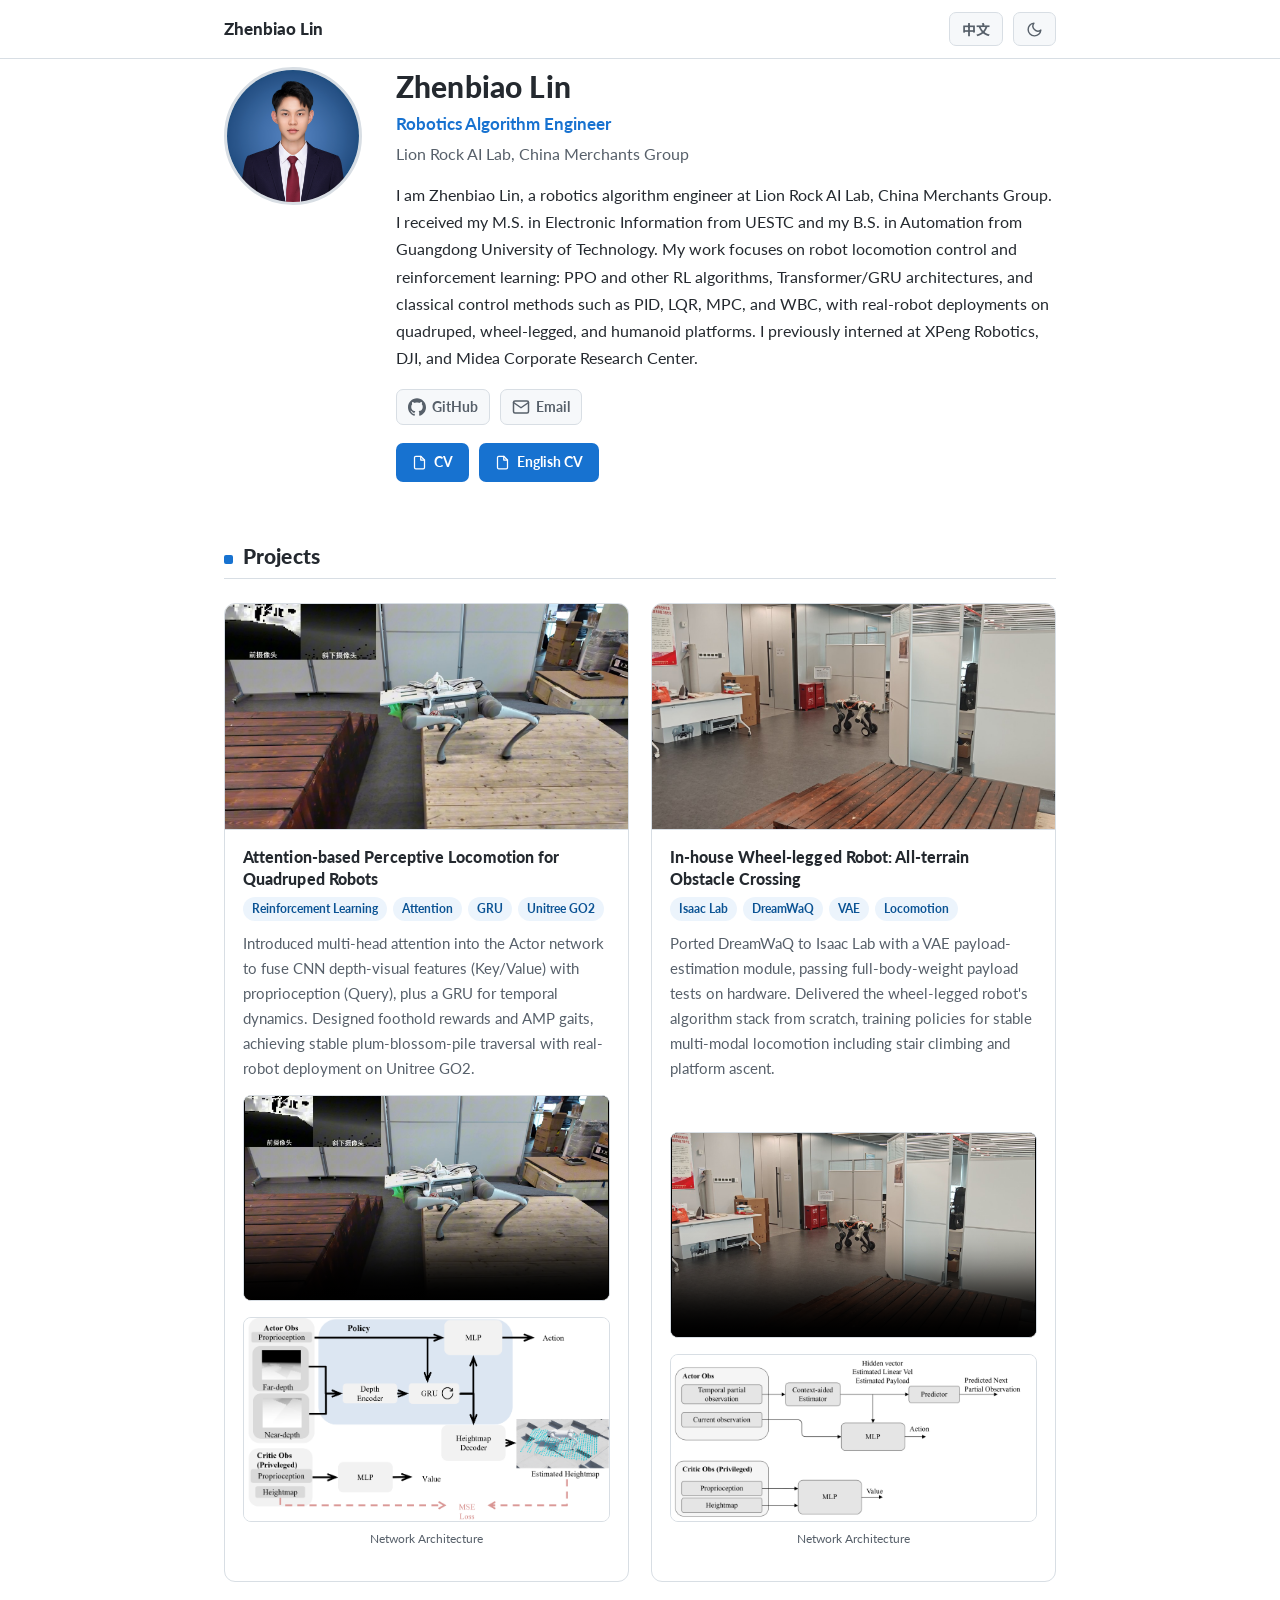
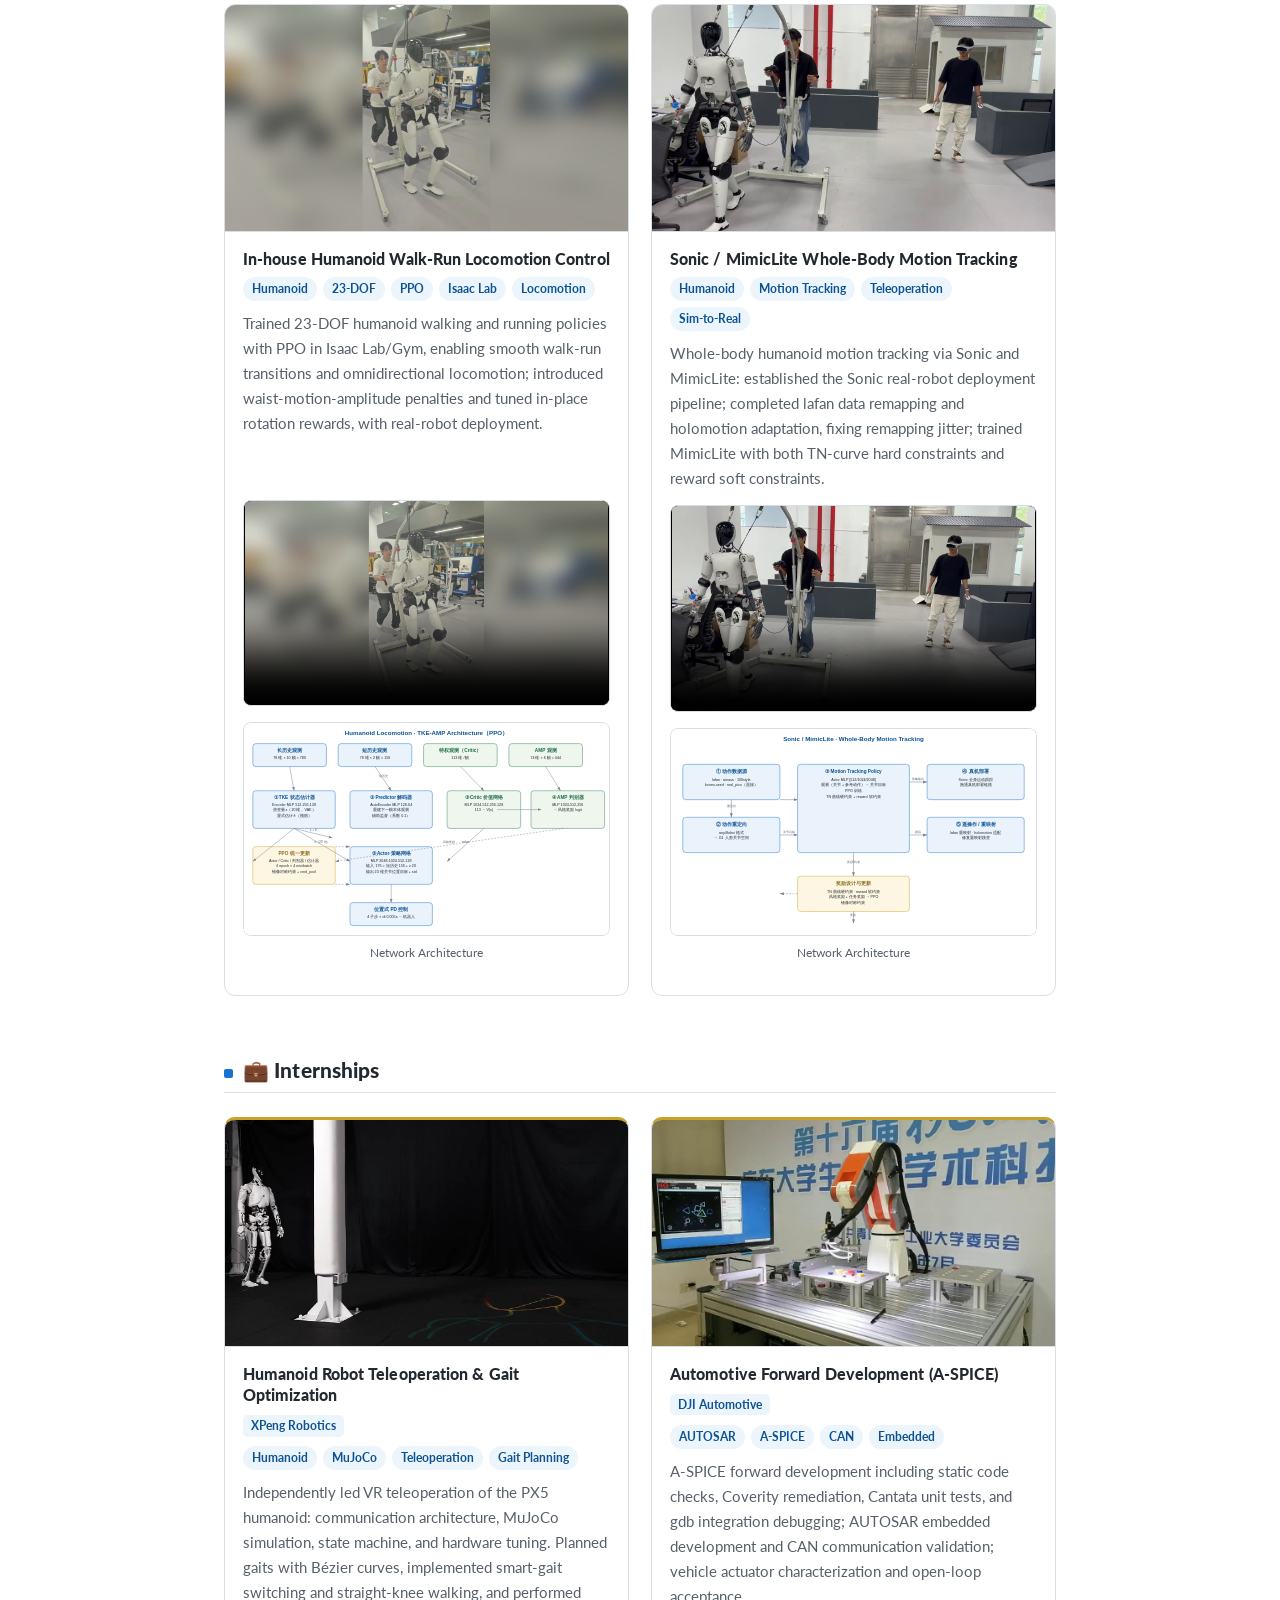
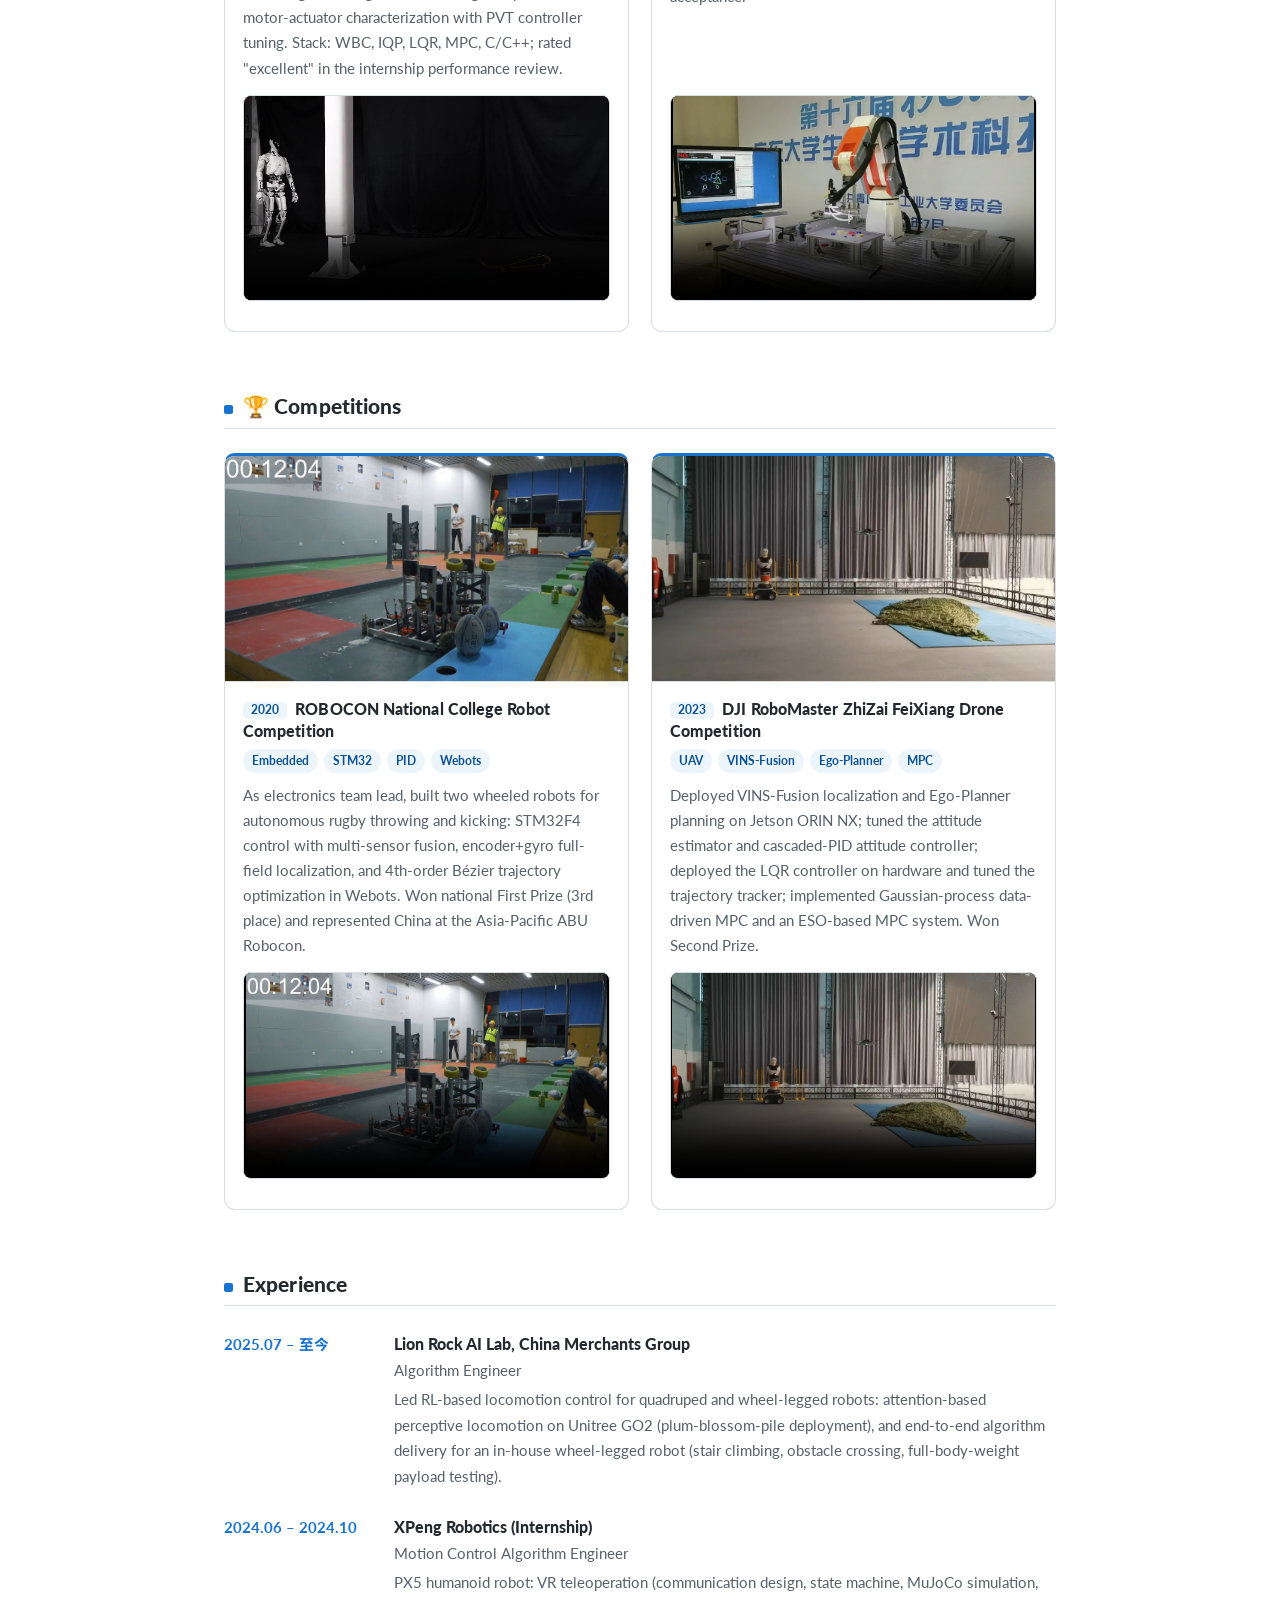
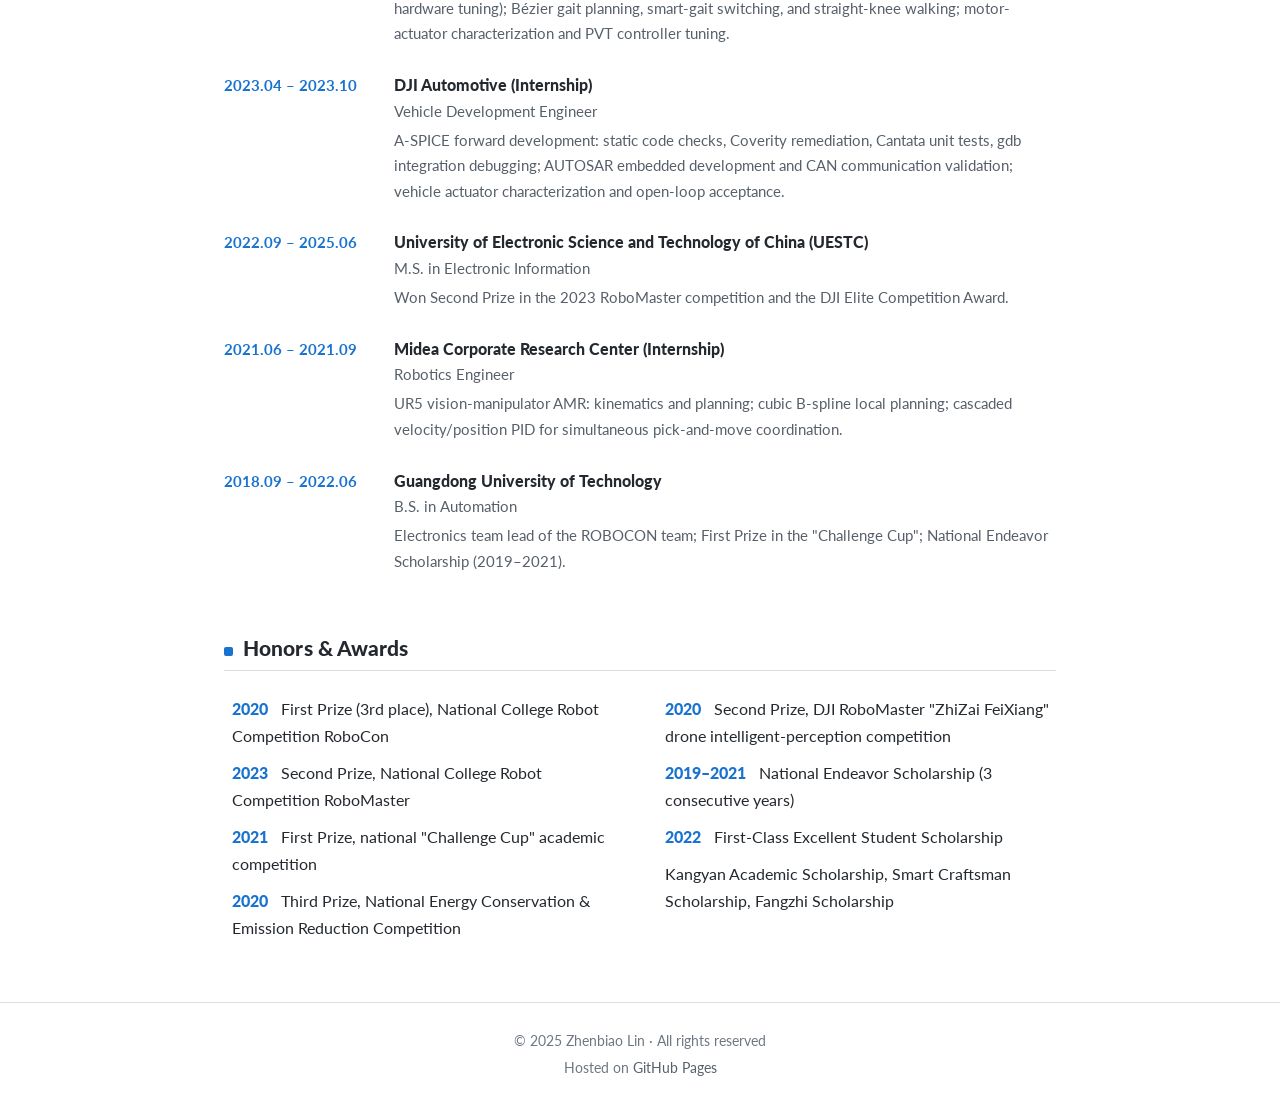
<file: index.html>
<!DOCTYPE html>
<html lang="en">
<head>
  <meta charset="UTF-8">
  <meta name="viewport" content="width=device-width, initial-scale=1.0">
  <title>林镇标 Zhenbiao Lin — 个人主页 | Personal Homepage</title>
  <meta name="description" content="林镇标（Zhenbiao Lin）的个人主页：机器人算法工程师，展示四足/轮足/人形机器人等项目的成果、经历与荣誉。Personal homepage of Zhenbiao Lin, robotics algorithm engineer — projects, experience, and honors.">
  <meta property="og:title" content="林镇标 Zhenbiao Lin — 个人主页 | Personal Homepage">
  <meta property="og:description" content="机器人算法工程师的个人主页：项目成果、经历与荣誉。Projects, experience, and honors.">
  <meta property="og:type" content="website">
  <link rel="icon" href="assets/img/favicon.svg" type="image/svg+xml">
  <!-- 提前应用主题，避免深色模式用户每次打开先白屏一闪（localStorage 访问做异常保护） -->
  <script>
    (function () {
      try {
        var t = localStorage.getItem('site-theme');
        if (t !== 'dark' && t !== 'light') {
          t = (window.matchMedia && matchMedia('(prefers-color-scheme: dark)').matches) ? 'dark' : 'light';
        }
        document.documentElement.setAttribute('data-theme', t);
      } catch (e) {}
    })();
  </script>
  <!--
    提示：Google Fonts 在国内部分地区加载较慢或被墙。
    字体采用异步加载，不阻塞页面渲染；如果一直加载不出来，网站会自动回退到系统中文字体。
  -->
  <link rel="preconnect" href="https://fonts.googleapis.com">
  <link rel="preconnect" href="https://fonts.gstatic.com" crossorigin>
  <link href="https://fonts.googleapis.com/css2?family=Lato:wght@400;700;900&family=Noto+Sans+SC:wght@400;500;700&display=swap" rel="stylesheet" media="print" onload="this.media='all'">
  <noscript><link href="https://fonts.googleapis.com/css2?family=Lato:wght@400;700;900&family=Noto+Sans+SC:wght@400;500;700&display=swap" rel="stylesheet"></noscript>
  <link rel="stylesheet" href="css/style.css">
</head>
<body id="top">

  <header class="site-header">
    <div class="container header-inner">
      <a class="site-brand" href="#top" id="site-brand">Zhenbiao Lin</a>
      <div class="header-controls">
        <button id="lang-btn" class="control-btn" type="button" aria-label="Switch language / 切换语言">中文</button>
        <button id="theme-btn" class="control-btn" type="button" aria-label="切换深浅色 / Toggle dark mode">
          <svg class="icon-moon" viewBox="0 0 24 24" width="17" height="17" fill="none" stroke="currentColor" stroke-width="2" stroke-linecap="round" stroke-linejoin="round"><path d="M21 12.79A9 9 0 1 1 11.21 3 7 7 0 0 0 21 12.79z"></path></svg>
          <svg class="icon-sun" viewBox="0 0 24 24" width="17" height="17" fill="none" stroke="currentColor" stroke-width="2" stroke-linecap="round" stroke-linejoin="round"><circle cx="12" cy="12" r="5"></circle><line x1="12" y1="1" x2="12" y2="3"></line><line x1="12" y1="21" x2="12" y2="23"></line><line x1="4.22" y1="4.22" x2="5.64" y2="5.64"></line><line x1="18.36" y1="18.36" x2="19.78" y2="19.78"></line><line x1="1" y1="12" x2="3" y2="12"></line><line x1="21" y1="12" x2="23" y2="12"></line><line x1="4.22" y1="19.78" x2="5.64" y2="18.36"></line><line x1="18.36" y1="5.64" x2="19.78" y2="4.22"></line></svg>
        </button>
      </div>
    </div>
  </header>

  <main class="container">
    <noscript>
      <p class="noscript-note">
        此页面需要启用 JavaScript 才能显示内容。<br>
        This page requires JavaScript to display its content.
      </p>
    </noscript>
    <div id="app">
      <p class="boot-msg">Loading… 加载中…</p>
    </div>
  </main>

  <footer class="site-footer">
    <div class="container">
      <p id="footer-copy"></p>
      <p class="footer-note">
        <span data-lang="zh">由 <a href="https://pages.github.com" target="_blank" rel="noopener">GitHub Pages</a> 提供托管</span><span data-lang="en">Hosted on <a href="https://pages.github.com" target="_blank" rel="noopener">GitHub Pages</a></span>
      </p>
    </div>
  </footer>

  <script src="js/content.js"></script>
  <script src="js/main.js"></script>
</body>
</html>
</file>
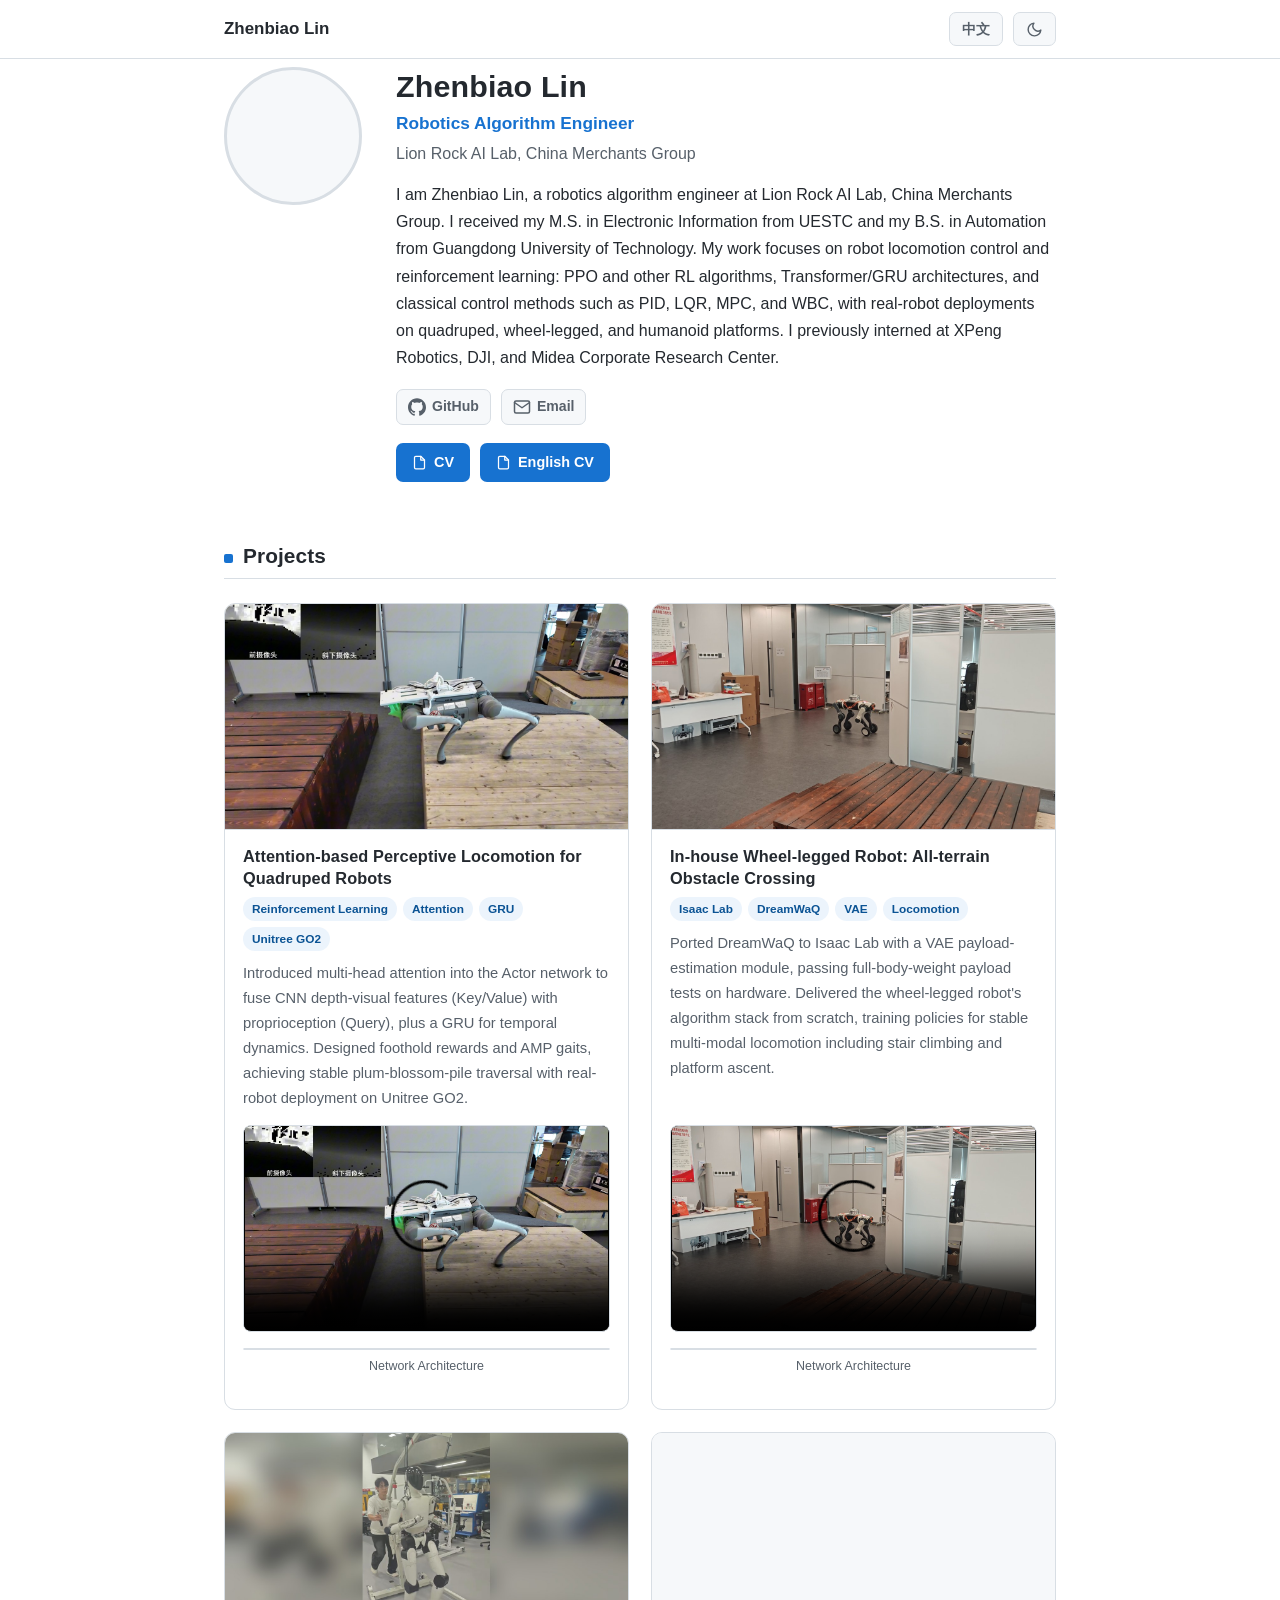
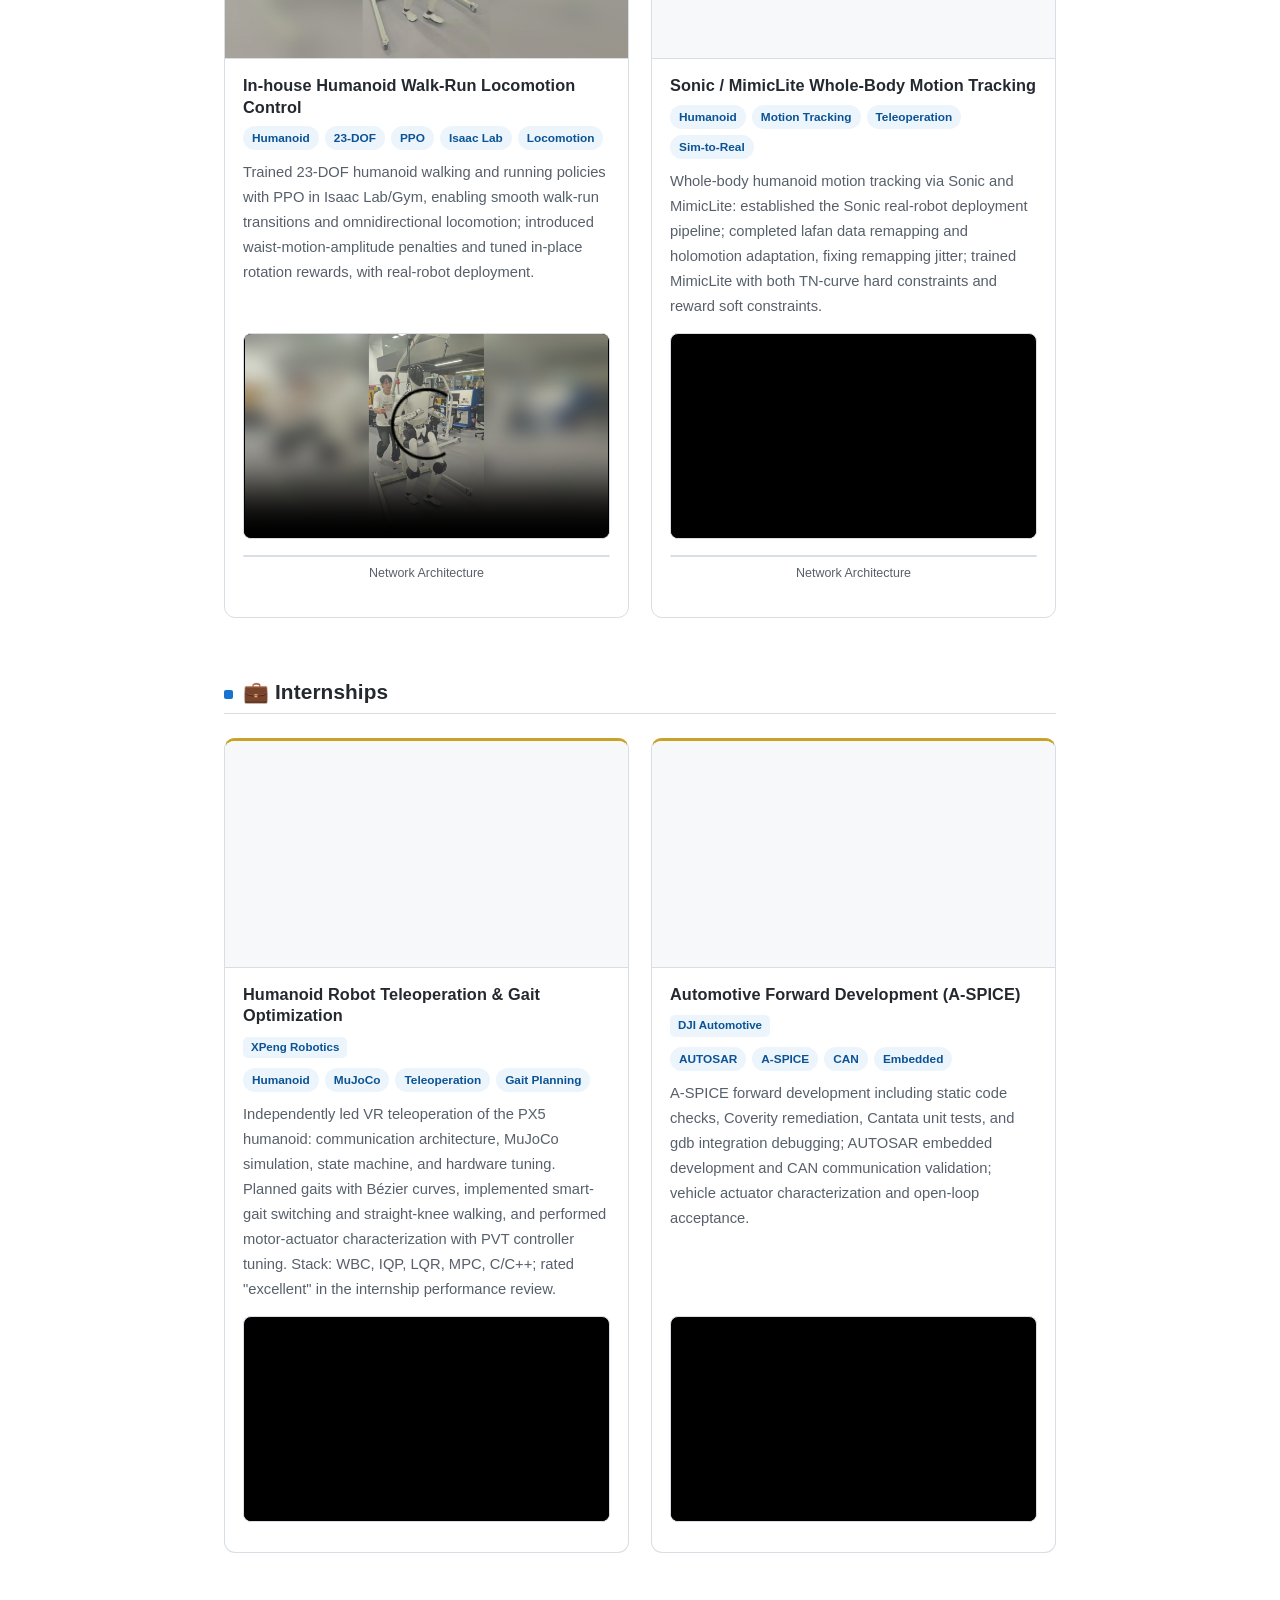
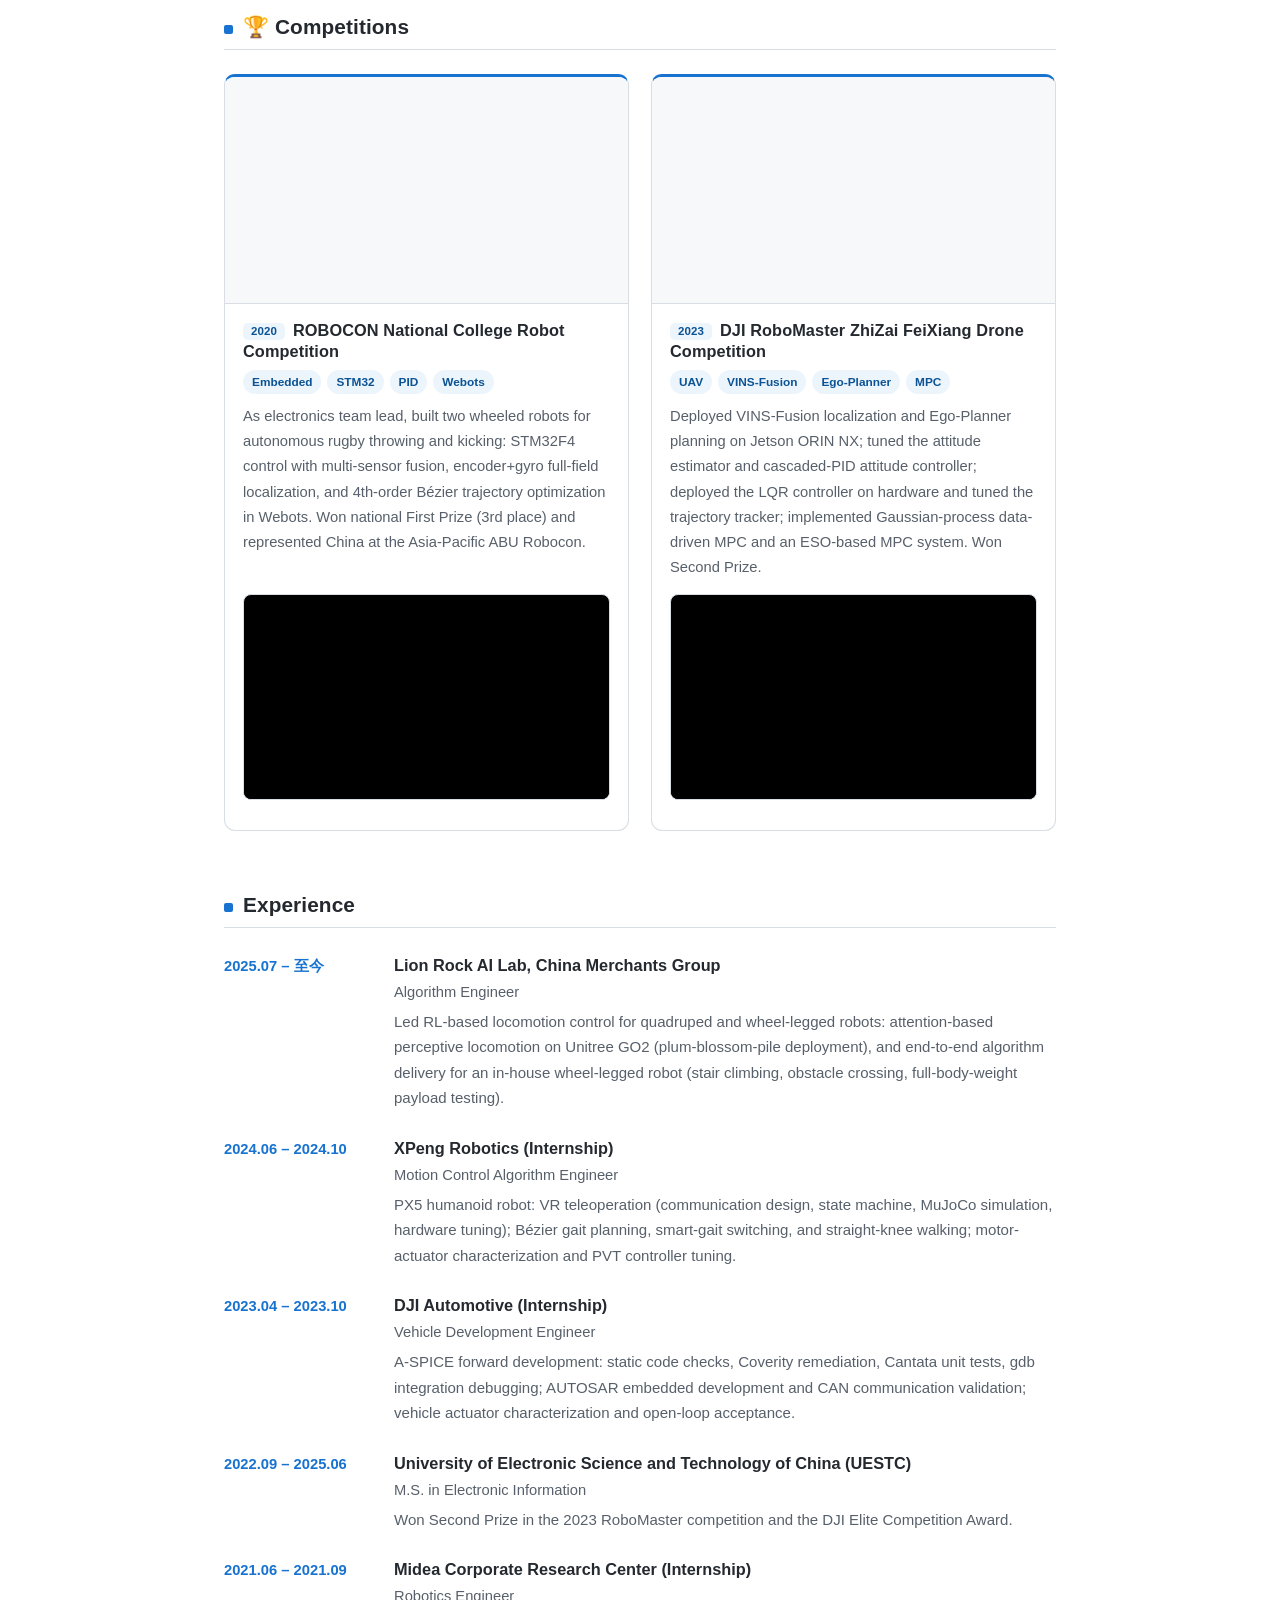
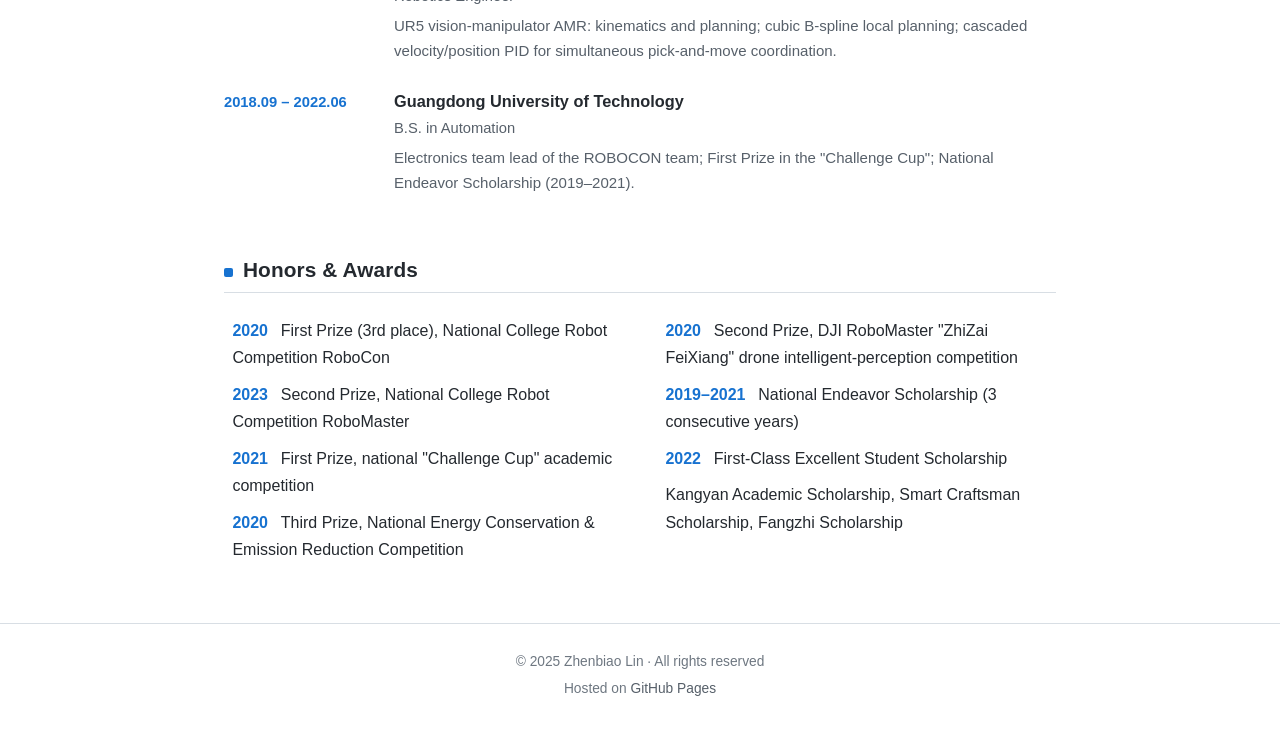
<file: public/page/1/index.html>
<!doctype html><html lang=en><head><title>https://2102337518.github.io/</title>
<link rel=canonical href=https://2102337518.github.io/><meta name=robots content="noindex"><meta charset=utf-8><meta http-equiv=refresh content="0; url=https://2102337518.github.io/"></head></html>
</file>
<file: css/style.css>
/* =====================================================================
 * style.css — 全站样式
 * 经典学术主页风格（参考 0nhc.github.io / qiayuanl.github.io）：
 *   简洁单栏、Lato 字体、蓝色链接
 * 现代改进：深浅色切换、响应式布局、卡片式项目区
 * ===================================================================== */

/* ---------- 主题变量 ---------- */
:root {
  --bg: #ffffff;
  --bg-soft: #f6f8fa;
  --text: #24292f;
  --text-soft: #57606a;
  --text-faint: #6e7781;
  --accent: #1772d0;          /* 经典学术蓝，取自参考站 */
  --accent-strong: #0b5394;
  --accent-soft: rgba(23, 114, 208, 0.08);
  --on-accent: #ffffff;       /* 铺在强调色之上的文字颜色 */
  --border: #d8dee4;
  --card: #ffffff;
  --highlight: #fff8d6;       /* 参考站的新闻高亮黄 */
  --header-bg: rgba(255, 255, 255, 0.85);
  --shadow: 0 1px 3px rgba(27, 31, 35, 0.08), 0 6px 18px rgba(27, 31, 35, 0.06);
}

:root[data-theme="dark"] {
  --bg: #131519;
  --bg-soft: #1c1f26;
  --text: #e3e6ea;
  --text-soft: #a6adb6;
  --text-faint: #8b949e;
  --accent: #6cb2ff;
  --accent-strong: #93c7ff;
  --accent-soft: rgba(108, 178, 255, 0.12);
  --on-accent: #131519;       /* 深色主题下强调色变浅，上面的文字要用深色 */
  --border: #2c313a;
  --card: #1c1f26;
  --highlight: #3d3a1c;
  --header-bg: rgba(19, 21, 25, 0.85);
  --shadow: 0 1px 3px rgba(0, 0, 0, 0.35), 0 6px 18px rgba(0, 0, 0, 0.3);
}

/* ---------- 基础 ---------- */
* { box-sizing: border-box; margin: 0; padding: 0; }

html {
  scroll-behavior: smooth;
  scroll-padding-top: 76px;
}

body {
  font-family: 'Lato', 'Noto Sans SC', -apple-system, BlinkMacSystemFont,
    'Segoe UI', 'PingFang SC', 'Hiragino Sans GB', 'Microsoft YaHei',
    'Noto Sans CJK SC', sans-serif;
  background: var(--bg);
  color: var(--text);
  line-height: 1.7;
  font-size: 16px;
  -webkit-font-smoothing: antialiased;
  transition: background-color 0.25s ease, color 0.25s ease;
}

.container {
  max-width: 880px;
  margin: 0 auto;
  padding: 0 24px;
}

a {
  color: var(--accent);
  text-decoration: none;
  transition: color 0.2s ease;
}
a:hover { color: var(--accent-strong); }

h1, h2, h3 { line-height: 1.3; font-weight: 900; letter-spacing: 0.005em; }

:focus-visible {
  outline: 2px solid var(--accent);
  outline-offset: 2px;
  border-radius: 4px;
}

/* ---------- 顶部导航 ---------- */
.site-header {
  position: sticky;
  top: 0;
  z-index: 100;
  background: var(--header-bg);
  backdrop-filter: blur(10px);
  -webkit-backdrop-filter: blur(10px);
  border-bottom: 1px solid var(--border);
}

.header-inner {
  display: flex;
  align-items: center;
  justify-content: space-between;
  height: 58px;
}

.site-brand {
  font-weight: 900;
  font-size: 1.06rem;
  color: var(--text);
}
.site-brand:hover { color: var(--accent); }

.header-controls { display: flex; gap: 10px; }

.control-btn {
  display: inline-flex;
  align-items: center;
  justify-content: center;
  min-width: 40px;
  height: 34px;
  padding: 0 12px;
  font-family: inherit;
  font-size: 0.88rem;
  font-weight: 700;
  color: var(--text-soft);
  background: var(--bg-soft);
  border: 1px solid var(--border);
  border-radius: 7px;
  cursor: pointer;
  transition: color 0.2s ease, border-color 0.2s ease, background 0.2s ease;
}
.control-btn:hover {
  color: var(--accent);
  border-color: var(--accent);
}

/* 主题按钮只显示当前未激活的图标 */
#theme-btn .icon-sun { display: none; }
#theme-btn.is-dark .icon-sun { display: block; }
#theme-btn.is-dark .icon-moon { display: none; }

/* ---------- 主体 ---------- */
main { padding: 44px 0 20px; }

.boot-msg, .noscript-note {
  text-align: center;
  color: var(--text-soft);
  padding: 60px 0;
}

.section { margin-bottom: 60px; }

.section h2 {
  font-size: 1.3rem;
  padding-bottom: 0.55rem;
  margin-bottom: 1.5rem;
  border-bottom: 1px solid var(--border);
}
.section h2::before {
  content: '';
  display: inline-block;
  width: 9px;
  height: 9px;
  margin-right: 10px;
  border-radius: 2px;
  background: var(--accent);
}

/* ---------- 个人简介区 ---------- */
.profile {
  display: flex;
  gap: 34px;
  align-items: flex-start;
  margin-top: 8px;
}

.avatar {
  width: 138px;
  height: 138px;
  border-radius: 50%;
  object-fit: cover;
  flex-shrink: 0;
  border: 3px solid var(--border);
  background: var(--bg-soft);
}

.profile-text { flex: 1; min-width: 0; }

.name { font-size: 1.9rem; margin-bottom: 2px; }

.role {
  font-size: 1.08rem;
  font-weight: 700;
  color: var(--accent);
  margin-bottom: 2px;
}

.affiliation {
  color: var(--text-soft);
  margin-bottom: 14px;
}

.bio { margin-bottom: 18px; }

.social-row {
  display: flex;
  flex-wrap: wrap;
  gap: 10px;
  margin-bottom: 18px;
}

.social-link {
  display: inline-flex;
  align-items: center;
  gap: 6px;
  font-size: 0.88rem;
  font-weight: 700;
  color: var(--text-soft);
  border: 1px solid var(--border);
  border-radius: 7px;
  padding: 5px 11px;
  background: var(--bg-soft);
  transition: color 0.2s ease, border-color 0.2s ease, transform 0.15s ease;
}
.social-link:hover {
  color: var(--accent);
  border-color: var(--accent);
  transform: translateY(-1px);
}

.btn-cv {
  display: inline-flex;
  align-items: center;
  gap: 7px;
  font-weight: 700;
  font-size: 0.9rem;
  color: var(--on-accent);
  background: var(--accent);
  border-radius: 7px;
  padding: 7px 16px;
  transition: background 0.2s ease, transform 0.15s ease;
}
.btn-cv:hover { background: var(--accent-strong); color: var(--on-accent); transform: translateY(-1px); }

.cv-row {
  display: flex;
  flex-wrap: wrap;
  gap: 10px;
}

/* ---------- 新闻 ---------- */
.news-list {
  list-style: none;
  padding-left: 2px;
}
.news-list li {
  margin-bottom: 0.65em;
  padding-left: 0.4em;
}
.news-date {
  display: inline-block;
  font-weight: 900;
  color: var(--accent);
  margin-right: 0.9em;
  font-variant-numeric: tabular-nums;
  white-space: nowrap;
}

/* ---------- 项目卡片 ---------- */
.projects-grid {
  display: grid;
  grid-template-columns: repeat(2, 1fr);
  gap: 22px;
}

.project-card {
  display: flex;
  flex-direction: column;
  background: var(--card);
  border: 1px solid var(--border);
  border-radius: 11px;
  overflow: hidden;
  transition: transform 0.18s ease, box-shadow 0.18s ease, border-color 0.18s ease;
}
.project-card:hover {
  transform: translateY(-3px);
  box-shadow: var(--shadow);
  border-color: var(--accent);
}

.project-thumb {
  aspect-ratio: 16 / 9;
  background: var(--bg-soft);
  border-bottom: 1px solid var(--border);
  overflow: hidden;
}
.project-thumb-img {
  width: 100%;
  height: 100%;
  object-fit: cover;
  display: block;
}
.project-thumb-fallback {
  width: 100%;
  height: 100%;
  display: flex;
  align-items: center;
  justify-content: center;
  color: var(--text-faint);
  background: linear-gradient(135deg, var(--accent-soft), var(--bg-soft));
}

.project-body {
  display: flex;
  flex-direction: column;
  flex: 1;
  padding: 16px 18px 18px;
}

.project-title { font-size: 1.02rem; margin-bottom: 8px; }

.comp-year {
  display: inline-block;
  background: var(--accent-soft);
  color: var(--accent-strong);
  font-size: 0.72rem;
  font-weight: 700;
  border-radius: 5px;
  padding: 1px 8px;
  margin-right: 8px;
  vertical-align: 1px;
  font-variant-numeric: tabular-nums;
}
.comp-card { border-top: 3px solid var(--accent); }
.intern-card { border-top: 3px solid #c9a227; }
.intern-org { margin: -2px 0 8px; }

.project-tags {
  display: flex;
  flex-wrap: wrap;
  gap: 6px;
  margin-bottom: 10px;
}
.tag {
  font-size: 0.74rem;
  font-weight: 700;
  color: var(--accent-strong);   /* 比 --accent 更深，保证小字号下对比度达标 */
  background: var(--accent-soft);
  border-radius: 999px;
  padding: 2px 9px;
  white-space: nowrap;
}

.project-desc {
  font-size: 0.92rem;
  color: var(--text-soft);
  margin-bottom: 14px;
  flex: 1;
}

.project-video {
  width: 100%;
  aspect-ratio: 16 / 9;
  background: #000;
  border-radius: 8px;
  border: 1px solid var(--border);
  margin-bottom: 12px;
}

.project-figure {
  margin: 4px 0 14px;
  text-align: center;
}
.project-diagram {
  width: 100%;
  display: block;
  border: 1px solid var(--border);
  border-radius: 8px;
  background: #fff;   /* 算法框图是白底线条图，深浅色模式下都保持白底保证文字清晰 */
}
.project-figure figcaption {
  margin-top: 6px;
  font-size: 0.78rem;
  color: var(--text-soft);
}

.project-links, .pub-links {
  display: flex;
  flex-wrap: wrap;
  gap: 8px;
}

.chip {
  display: inline-flex;
  align-items: center;
  gap: 5px;
  font-size: 0.8rem;
  font-weight: 700;
  color: var(--accent);
  border: 1px solid var(--accent);
  border-radius: 6px;
  padding: 3px 10px;
  transition: background 0.18s ease, color 0.18s ease;
}
.chip:hover { background: var(--accent); color: var(--on-accent); }

/* ---------- 经历 ---------- */
.exp-item {
  display: grid;
  grid-template-columns: 150px 1fr;
  gap: 20px;
  margin-bottom: 1.5rem;
}

.exp-period {
  font-weight: 700;
  color: var(--accent);
  font-size: 0.92rem;
  font-variant-numeric: tabular-nums;
  padding-top: 2px;
}

.exp-org { font-weight: 900; font-size: 1.02rem; }
.exp-role { color: var(--text-soft); font-size: 0.92rem; margin-bottom: 4px; }
.exp-desc { font-size: 0.94rem; color: var(--text-soft); }

/* ---------- 荣誉奖项 ---------- */
.honor-list {
  list-style: none;
  columns: 2;
  column-gap: 36px;
  padding-left: 2px;
}
.honor-list li {
  margin-bottom: 0.6em;
  padding-left: 0.4em;
  break-inside: avoid;
}
.honor-year {
  display: inline-block;
  font-weight: 900;
  color: var(--accent);
  margin-right: 0.8em;
  font-variant-numeric: tabular-nums;
  white-space: nowrap;
}

/* ---------- 论文 ---------- */
.pub-item {
  padding: 14px 16px;
  margin-bottom: 12px;
  background: var(--card);
  border: 1px solid var(--border);
  border-left: 3px solid var(--accent);
  border-radius: 8px;
  transition: box-shadow 0.18s ease, border-color 0.18s ease;
}
.pub-item:hover { box-shadow: var(--shadow); }

.pub-title { font-weight: 900; margin-bottom: 3px; }
.pub-authors { font-size: 0.9rem; color: var(--text-soft); margin-bottom: 2px; }
.pub-venue { font-size: 0.9rem; font-style: italic; color: var(--text-soft); margin-bottom: 8px; }

/* ---------- 页脚 ---------- */
.site-footer {
  border-top: 1px solid var(--border);
  padding: 26px 0 34px;
  margin-top: 20px;
  text-align: center;
  color: var(--text-faint);
  font-size: 0.86rem;
}
.footer-note { margin-top: 4px; }
.footer-note a { color: var(--text-soft); }
.footer-note a:hover { color: var(--accent); }

/* ---------- 响应式 ---------- */
@media (max-width: 700px) {
  .profile { flex-direction: column; align-items: center; text-align: center; gap: 20px; }
  .social-row { justify-content: center; }
  .projects-grid { grid-template-columns: 1fr; }
  .exp-item { grid-template-columns: 1fr; gap: 4px; }
  .honor-list { columns: 1; }
  .name { font-size: 1.6rem; }
}

@media (max-width: 400px) {
  .container { padding: 0 16px; }
  .avatar { width: 112px; height: 112px; }
}

/* ---------- 可访问性 ---------- */
@media (prefers-reduced-motion: reduce) {
  html { scroll-behavior: auto; }
  *, *::before, *::after {
    transition-duration: 0.01ms !important;
    animation-duration: 0.01ms !important;
  }
}
</file>
